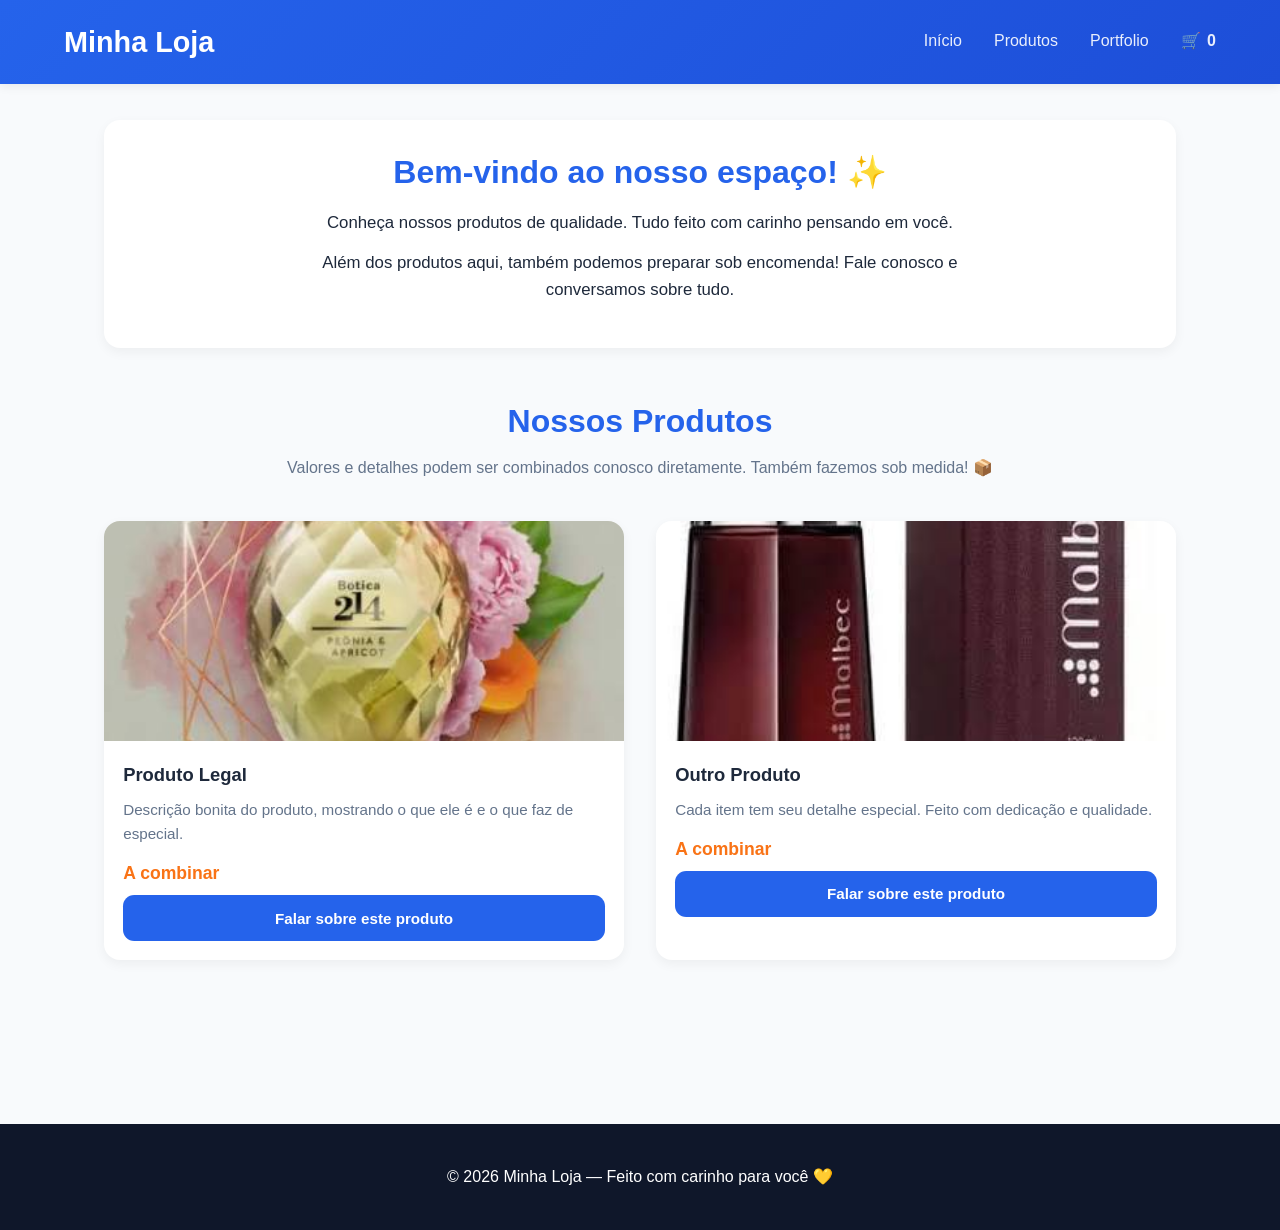
<file: index.html>
<!DOCTYPE html>
<html lang="pt-BR">
<head>
    <meta charset="UTF-8">
    <meta name="viewport" content="width=device-width, initial-scale=1.0">
    <title>Minha Loja</title>
    <link rel="stylesheet" href="css/estilo.css">
</head>
<body>
    <!-- Cabeçalho -->
    <header class="cabecalho">
        <h1 class="cabecalho__titulo">Minha Loja</h1>
        <nav class="cabecalho__menu">
            <a href="site.de.amostra.01.html" class="cabecalho__link">Início</a>
            <a href="produto.html" class="cabecalho__link">Produtos</a>
            <a href="sobre.html" class="cabecalho__link">Portfolio</a>
            <a href="#" class="cabecalho__link carrinho-icone">🛒 <span id="contador-carrinho">0</span></a>
        </nav>
    </header>

    <!-- Conteúdo principal -->
    <main class="conteudo">
        <!-- Seção de Apresentação — sem imagem -->
        <section class="destaque-loja">
            <div class="destaque-texto">
                <h2>Bem-vindo ao nosso espaço! ✨</h2>
                <p>Conheça nossos produtos de qualidade. Tudo feito com carinho pensando em você.</p>
                <p>Além dos produtos aqui, também podemos preparar sob encomenda! Fale conosco e conversamos sobre tudo.</p>
            </div>
        </section>

        <!-- Produtos -->
        <h2>Nossos Produtos</h2>
        <p class="aviso-encomenda">Valores e detalhes podem ser combinados conosco diretamente. Também fazemos sob medida! 📦</p>
        
        <div class="grade-produtos">
            <!-- Produto 1 -->
            <div class="produto-card">
                <img src="imagens/produto_1.png" alt="Peonia 214" class="produto-card__imagem">
                <h3 class="produto-card__nome">Produto Legal</h3>
                <p class="produto-card__descricao">Descrição bonita do produto, mostrando o que ele é e o que faz de especial.</p>
                <p class="produto-card__preco">A combinar</p>
                <button class="produto-card__botao" data-id="1" data-nome="Produto Legal" data-preco="0">
                    Falar sobre este produto
                </button>
            </div>

            <!-- Produto 2 -->
            <div class="produto-card">
                <img src="imagens/produto_2.png" alt="Malback" class="produto-card__imagem">
                <h3 class="produto-card__nome">Outro Produto</h3>
                <p class="produto-card__descricao">Cada item tem seu detalhe especial. Feito com dedicação e qualidade.</p>
                <p class="produto-card__preco">A combinar</p>
                <button class="produto-card__botao" data-id="2" data-nome="Outro Produto" data-preco="0">
                    Falar sobre este produto
                </button>
            </div>
        </div>
    </main>

    <!-- Rodapé -->
    <footer class="rodape">
        <p>© 2026 Minha Loja — Feito com carinho para você 💛</p>
    </footer>

    <!-- CAIXA DO CARRINHO -->
    <div class="carrinho-modal" id="carrinhoModal">
        <div class="carrinho-conteudo">
            <h3>Seus interesses 📋</h3>
            <p class="texto-ajuda">Itens que você quer conversar conosco:</p>
            <ul id="listaCarrinho"></ul>
            <p class="carrinho-total">Conversamos valores juntos!</p>
            <button id="botaoFechar" class="botao-menor">Ver mais produtos</button>
            <button id="botaoFinalizar" class="botao-menor destaque">Entrar em contato</button>
        </div>
    </div>

    <script src="js/carrinho.js"></script>
</body>
</html>
</file>
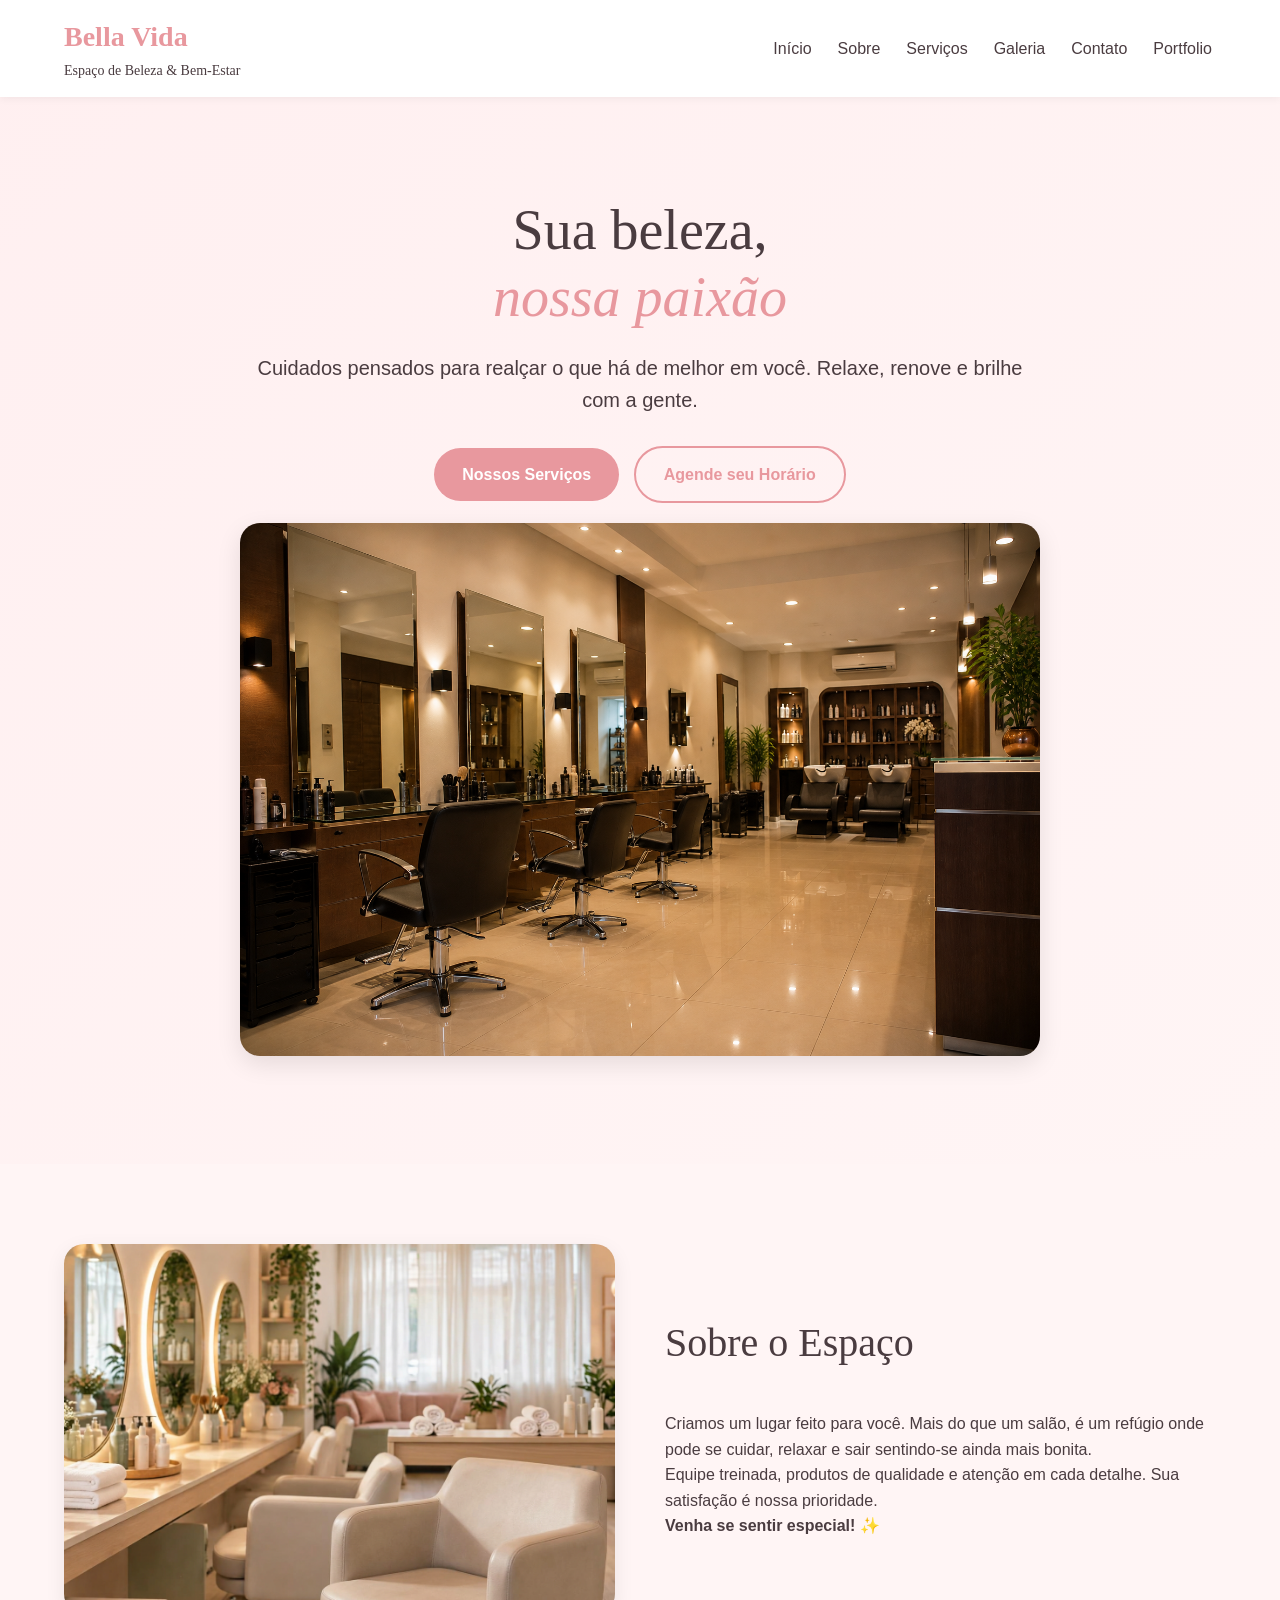
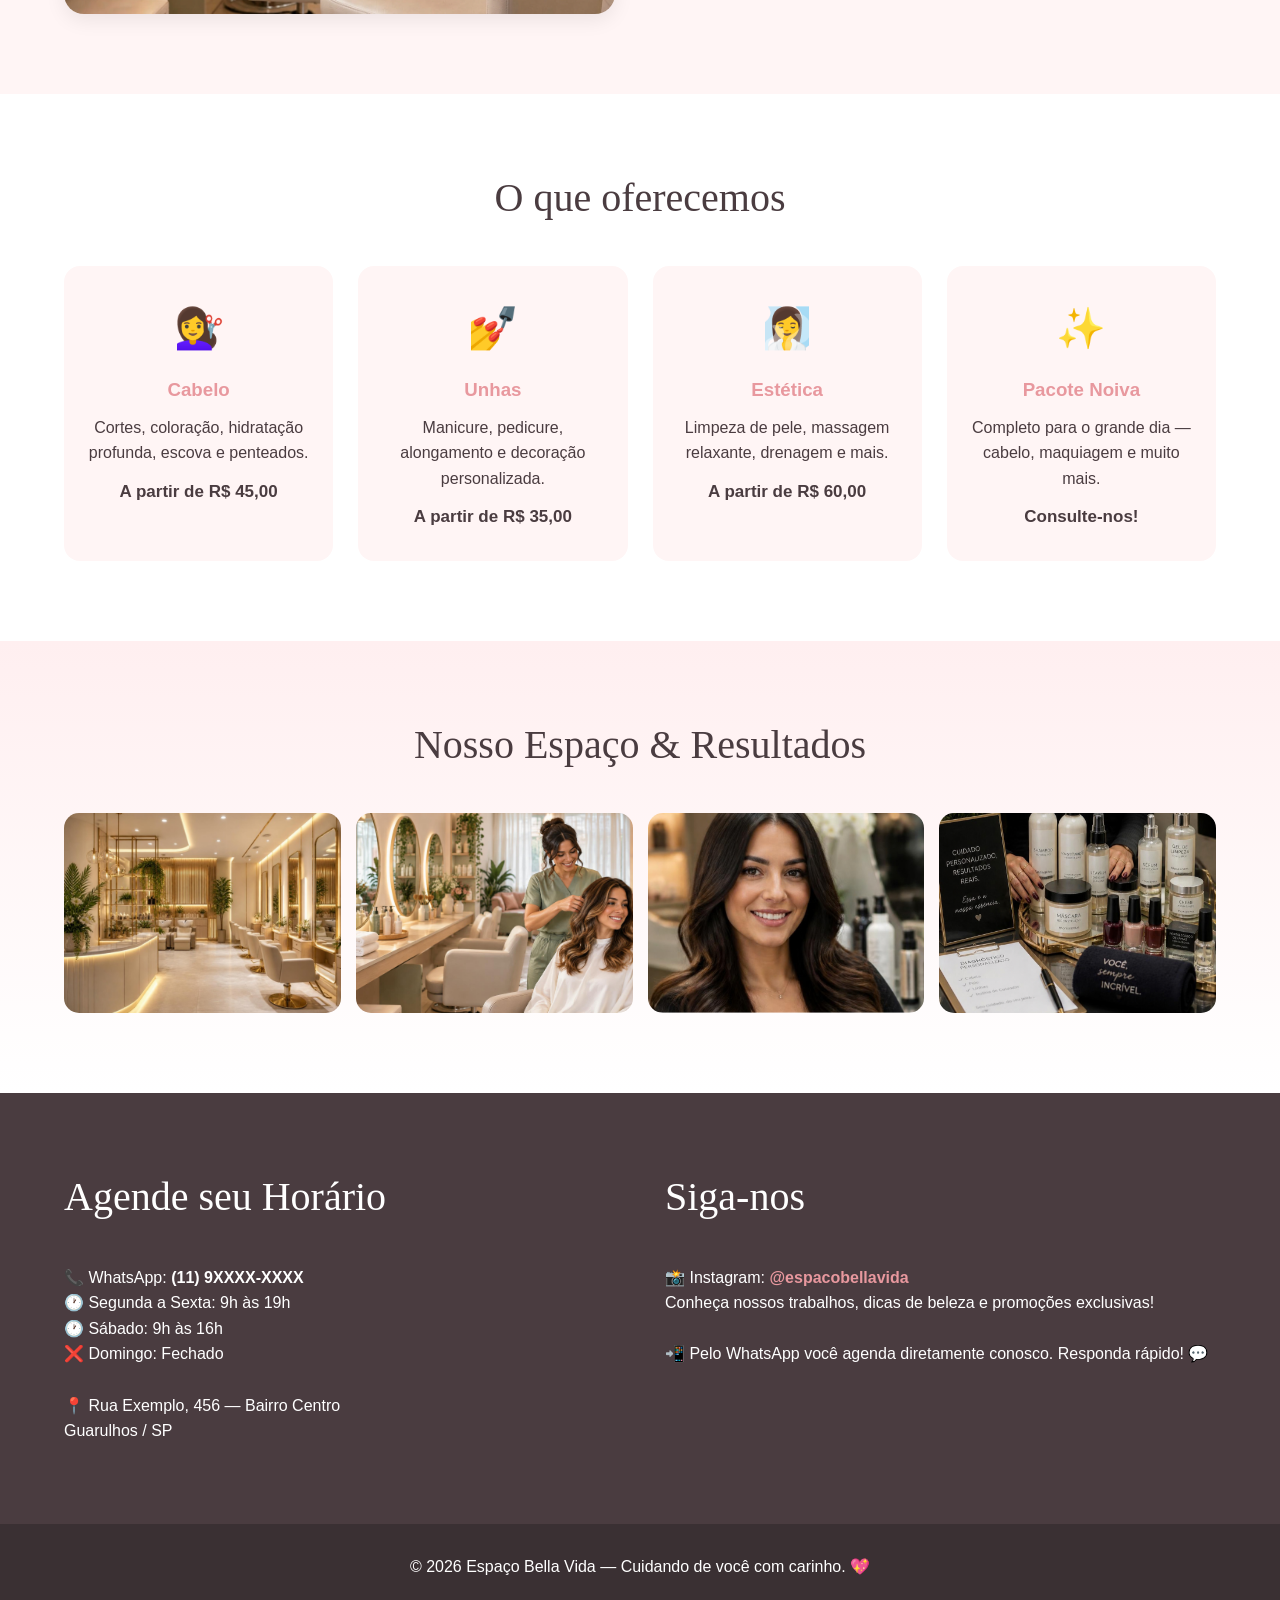
<file: espaço_bela_vida.html>
<!DOCTYPE html>
<html lang="pt-BR">
<head>
<meta charset="UTF-8">
<meta name="viewport" content="width=device-width, initial-scale=1.0, maximum-scale=5.0">
<title>Espaço Bella Vida — Beleza & Bem-Estar</title>
<meta name="description" content="Cuidados com você. Cabelo, estética, massagem e muito mais em um ambiente pensado para o seu conforto.">
<style>
:root{
  --rosa:#E8989E;
  --lilas:#B8A9C9;
  --fundo:#FFEFF0;
  --escuro:#4A3C40;
  --claro:#FFF5F5
}
*{
  margin:0;
  padding:0;
  box-sizing:border-box;
  scroll-behavior:smooth;
  -webkit-tap-highlight-color:transparent
}
body{
  font-family:'Segoe UI',sans-serif;
  background:var(--claro);
  color:var(--escuro);
  line-height:1.6;
  -webkit-font-smoothing:antialiased
}
header{
  background:white;
  box-shadow:0 2px 8px rgba(0,0,0,.05);
  padding:15px 5%;
  display:flex;
  justify-content:space-between;
  align-items:center;
  position:sticky;
  top:0;
  z-index:100
}
.logo{
  font-family:Georgia,serif;
  font-size:clamp(22px,5vw,28px);
  color:var(--rosa);
  font-weight:bold
}
.logo span{
  display:block;
  color:var(--escuro);
  font-size:14px;
  font-weight:normal
}
nav{
  display:flex;
  flex-wrap:wrap;
  gap:8px 18px;
  justify-content:center
}
nav a{
  color:var(--escuro);
  text-decoration:none;
  font-weight:500;
  padding:5px 4px;
  font-size:clamp(14px,2.5vw,16px)
}
nav a:hover{color:var(--rosa)}

/* ==========================================
   HERO — Texto ACIMA, Imagem EMBAIXO
   ========================================== */
.hero{
  min-height:100vh;
  padding:clamp(60px,8vw,100px) 5%;
  display:flex;
  flex-direction:column;
  align-items:center;
  background:linear-gradient(135deg,rgba(255,239,240,.9),rgba(255,245,245,.9));
}
.hero-conteudo{
  display:flex;
  flex-direction:column;
  align-items:center;
  text-align:center;
  width:100%;
  max-width:800px;
  margin:0 auto
}
.hero-texto h1{
  font:clamp(32px,7vw,56px) Georgia,serif;
  line-height:1.2;
  margin-bottom:20px;
  color:var(--escuro)
}
.hero-texto h1 span{color:var(--rosa);font-style:italic}
.hero-texto p{
  font-size:clamp(17px,3.5vw,20px);
  margin-bottom:30px;
  color:var(--escuro)
}
.hero-imagem{
  width:100%;
  max-width:900px;
  margin-top:20px
}
.hero-imagem img{
  width:100%;
  height:auto;
  border-radius:20px;
  box-shadow:0 8px 25px rgba(0,0,0,.1)
}

.botao{
  display:inline-block;
  background:var(--rosa);
  color:white;
  padding:14px 28px;
  border-radius:50px;
  text-decoration:none;
  font-weight:bold;
  min-height:48px;
  transition:transform .2s
}
.botao:active{transform:scale(.97)}
.botao.secundario{
  background:transparent;
  border:2px solid var(--rosa);
  color:var(--rosa);
  margin-left:10px
}
.botao.secundario:hover{background:var(--rosa);color:white}

section{padding:clamp(50px,8vw,80px) 5%}
h2{
  font:clamp(28px,5vw,40px) Georgia,serif;
  text-align:center;
  color:var(--escuro);
  margin-bottom:clamp(30px,5vw,45px)
}

.sobre{
  display:grid;
  grid-template-columns:1fr 1fr;
  gap:clamp(30px,5vw,50px);
  align-items:center
}
.sobre img{
  width:100%;
  height:auto;
  border-radius:20px;
  box-shadow:0 6px 20px rgba(0,0,0,.08)
}
.sobre-texto h2{text-align:left}

.servicos{background:white}
.servicos-lista{
  display:grid;
  grid-template-columns:repeat(auto-fit,minmax(250px,1fr));
  gap:25px
}
.servico{
  text-align:center;
  padding:30px 20px;
  border-radius:16px;
  background:var(--claro);
  transition:transform .3s
}
.servico:active{transform:scale(.98)}
.servico .icone{font-size:40px;margin-bottom:15px}
.servico h3{color:var(--rosa);margin-bottom:10px}
.valor{
  display:block;
  margin-top:12px;
  font-weight:bold;
  color:var(--escuro);
  font-size:17px
}

.galeria{background:linear-gradient(180deg,var(--fundo),white)}
.fotos{
  display:grid;
  grid-template-columns:repeat(auto-fit,minmax(200px,1fr));
  gap:15px
}
.fotos img{
  width:100%;
  height:200px;
  object-fit:cover;
  border-radius:15px;
  transition:transform .3s
}
.fotos img:hover{transform:scale(1.03)}

.contato{
  background:var(--escuro);
  color:white;
  display:grid;
  grid-template-columns:1fr 1fr;
  gap:clamp(30px,5vw,50px)
}
.contato h2{color:white;text-align:left}
.contato a{color:var(--rosa);text-decoration:none;font-weight:bold}

footer{
  background:#3A3033;
  color:white;
  text-align:center;
  padding:30px 5%
}

@media(max-width:750px){
  header{flex-direction:column;gap:10px}
  .sobre,.contato{grid-template-columns:1fr}
  .sobre-texto h2,.contato h2{text-align:center}
  .botao{display:block;text-align:center;margin:8px 0}
}
</style>
</head>
<body>

<header>
  <div class="logo">Bella Vida <span>Espaço de Beleza & Bem-Estar</span></div>
  <nav>
    <a href="#inicio">Início</a>
    <a href="#sobre">Sobre</a>
    <a href="#servicos">Serviços</a>
    <a href="#galeria">Galeria</a>
    <a href="#contato">Contato</a>
    <a href="sobre.html" class="cabecalho__link">Portfolio</a>
  </nav>
</header>

<main>
  <!-- SEÇÃO INÍCIO — Texto EM CIMA, Imagem EMBAIXO -->
  <section class="hero" id="inicio">
    <div class="hero-conteudo">
      <div class="hero-texto">
        <h1>Sua beleza,<br><span>nossa paixão</span></h1>
        <p>Cuidados pensados para realçar o que há de melhor em você. Relaxe, renove e brilhe com a gente.</p>
        <a class="botao" href="#servicos">Nossos Serviços</a>
        <a class="botao secundario" href="#contato">Agende seu Horário</a>
      </div>
      <div class="hero-imagem">
        <img src="imagens/salao_bela_vida.png" alt="Ambiente e atendimento Espaço Bella Vida">
      </div>
    </div>
  </section>

  <!-- SOBRE NÓS -->
  <section class="sobre" id="sobre">
    <img src="imagens/espaco_acolhedor_sem_pessoas.png" alt="Ambiente acolhedor do Espaço Bella Vida">
    <div class="sobre-texto">
      <h2>Sobre o Espaço</h2>
      <p>Criamos um lugar feito para você. Mais do que um salão, é um refúgio onde pode se cuidar, relaxar e sair sentindo-se ainda mais bonita.</p>
      <p>Equipe treinada, produtos de qualidade e atenção em cada detalhe. Sua satisfação é nossa prioridade.</p>
      <p><strong>Venha se sentir especial! ✨</strong></p>
    </div>
  </section>

  <!-- SERVIÇOS -->
  <section class="servicos" id="servicos">
    <h2>O que oferecemos</h2>
    <div class="servicos-lista">
      <div class="servico">
        <div class="icone">💇‍♀️</div>
        <h3>Cabelo</h3>
        <p>Cortes, coloração, hidratação profunda, escova e penteados.</p>
        <span class="valor">A partir de R$ 45,00</span>
      </div>
      <div class="servico">
        <div class="icone">💅</div>
        <h3>Unhas</h3>
        <p>Manicure, pedicure, alongamento e decoração personalizada.</p>
        <span class="valor">A partir de R$ 35,00</span>
      </div>
      <div class="servico">
        <div class="icone">🧖‍♀️</div>
        <h3>Estética</h3>
        <p>Limpeza de pele, massagem relaxante, drenagem e mais.</p>
        <span class="valor">A partir de R$ 60,00</span>
      </div>
      <div class="servico">
        <div class="icone">✨</div>
        <h3>Pacote Noiva</h3>
        <p>Completo para o grande dia — cabelo, maquiagem e muito mais.</p>
        <span class="valor">Consulte-nos!</span>
      </div>
    </div>
  </section>

  <!-- GALERIA -->
  <section class="galeria" id="galeria">
    <h2>Nosso Espaço & Resultados</h2>
    <div class="fotos">
      <img src="imagens/Interior do Espaço Bela Vida.png" alt="Ambiente interno">
      <img src="imagens/espaco_acolhedor.png" alt="Atendimento personalizado">
      <img src="imagens/Mulher no salão (2).png" alt="Resultado penteado">
      <img src="imagens/Mulher no salão (3).png" alt="Produtos e cuidados">
    </div>
  </section>

  <!-- CONTATO -->
  <section class="contato" id="contato">
    <div>
      <h2>Agende seu Horário</h2>
      <p>📞 WhatsApp: <strong>(11) 9XXXX-XXXX</strong></p>
      <p>🕐 Segunda a Sexta: 9h às 19h</p>
      <p>🕐 Sábado: 9h às 16h</p>
      <p>❌ Domingo: Fechado</p>
      <br>
      <p>📍 Rua Exemplo, 456 — Bairro Centro<br>Guarulhos / SP</p>
    </div>
    <div>
      <h2>Siga-nos</h2>
      <p>📸 Instagram: <a href="#">@espacobellavida</a></p>
      <p>Conheça nossos trabalhos, dicas de beleza e promoções exclusivas!</p>
      <br>
      <p>📲 Pelo WhatsApp você agenda diretamente conosco. Responda rápido! 💬</p>
    </div>
  </section>
</main>

<footer>
  © 2026 Espaço Bella Vida — Cuidando de você com carinho. 💖
</footer>

</body>
</html>
</file>
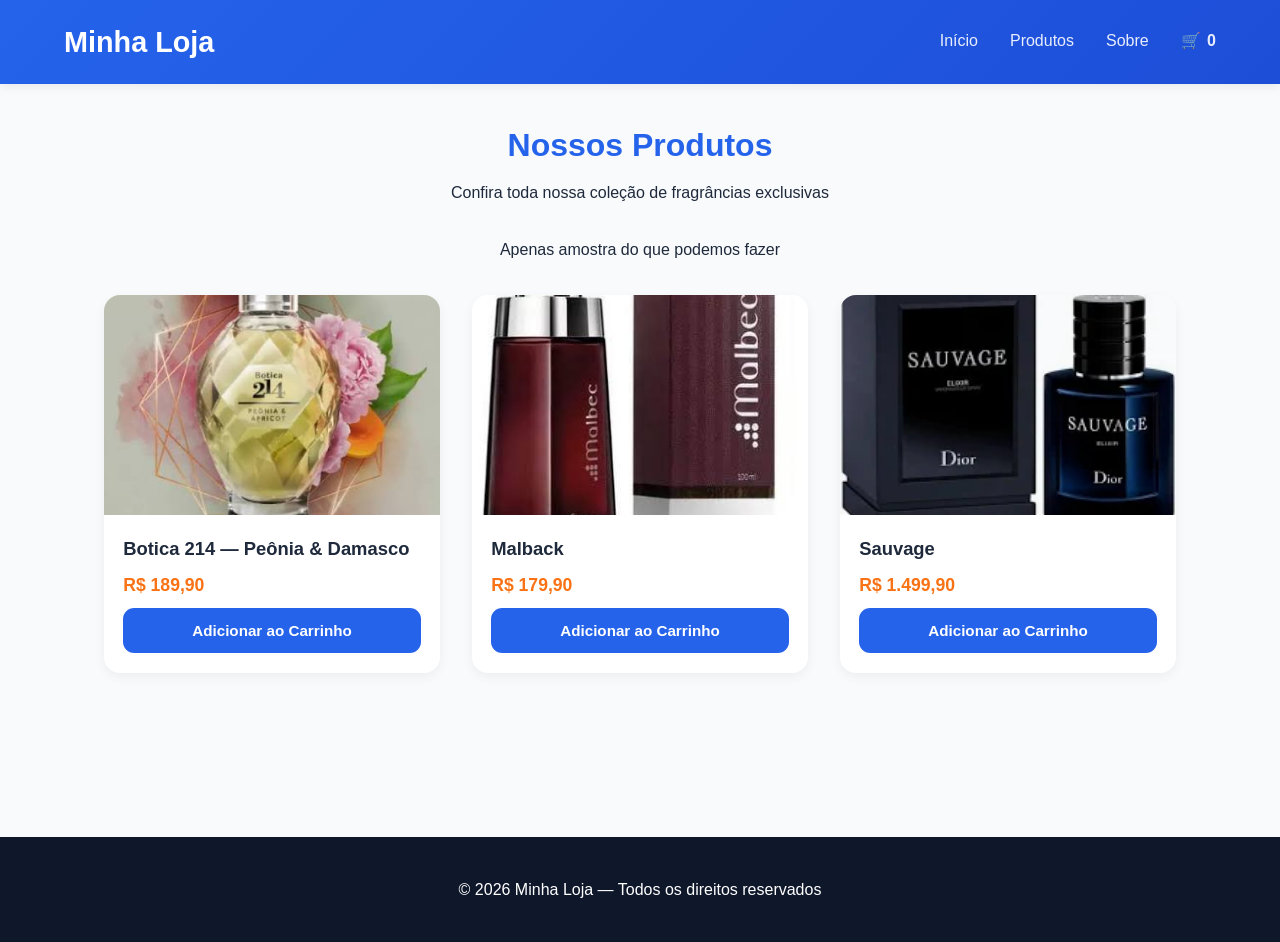
<file: produto.html>
<!DOCTYPE html>
<html lang="pt-BR">
<head>
    <meta charset="UTF-8">
    <meta name="viewport" content="width=device-width, initial-scale=1.0">
    <title>Produtos</title>
    <!-- ✅ Mesmo estilo → fica igual à página inicial -->
    <link rel="stylesheet" href="css/estilo.css">
</head>
<body>

    <!-- Cabeçalho IGUAL ao da página inicial -->
    <header class="cabecalho">
        <h1 class="cabecalho__titulo">Minha Loja</h1>
        <nav class="cabecalho__menu">
            <!-- ✅ Link corrigido: leva de volta pra página inicial -->
            <a href="site.de.amostra.01.html" class="cabecalho__link">Início</a>
            <a href="produtos.html" class="cabecalho__link">Produtos</a>
            <a href="sobre.html" class="cabecalho__link">Sobre</a>
            <a href="#" class="cabecalho__link carrinho-icone">🛒 <span id="contador-carrinho">0</span></a>
        </nav>
    </header>

    <!-- Conteúdo ESPECÍFICO da página -->
    <main class="conteudo">
        <h2>Nossos Produtos</h2>
        <p style="text-align:center; margin-bottom:2rem;">Confira toda nossa coleção de fragrâncias exclusivas</p>
        <p style="text-align:center; margin-bottom:2rem;">Apenas amostra do que podemos fazer</p>

        <!-- Grade de produtos → se ajusta sozinha em qualquer tela -->
        <div class="grade-produtos">

            <!-- Produto 1 -->
            <div class="produto-card">
                <img src="imagens/produto_1.png" alt="Botica 214 Peônia e Damasco" class="produto-card__imagem">
                <h3 class="produto-card__nome">Botica 214 — Peônia & Damasco</h3>
                <p class="produto-card__preco">R$ 189,90</p>
                <button class="produto-card__botao" data-id="1" data-nome="Botica 214 Peônia & Damasco" data-preco="189.90">
                    Adicionar ao Carrinho
                </button>
            </div>

            <!-- Produto 2 → duplique e altere os dados -->
            <div class="produto-card">
                <img src="imagens/produto_2.png" alt="Nome do perfume" class="produto-card__imagem">
                <h3 class="produto-card__nome">Malback</h3>
                <p class="produto-card__preco">R$ 179,90</p>
                <button class="produto-card__botao" data-id="2" data-nome="Malback" data-preco="179.90">
                    Adicionar ao Carrinho
                </button>
            </div>

            <!-- Produto 3 → adicione quantos quiser! -->
            <div class="produto-card">
                <img src="imagens/produto_4.png" alt="Nome do perfume" class="produto-card__imagem">
                <h3 class="produto-card__nome">Sauvage</h3>
                <p class="produto-card__preco">R$ 1.499,90</p>
                <button class="produto-card__botao" data-id="4" data-nome="Sauvage" data-preco="1499.90">
                    Adicionar ao Carrinho
                </button>
            </div>

        </div>
    </main>

    <!-- Caixa do Carrinho → IGUAL à página inicial -->
    <div class="carrinho-modal" id="carrinhoModal">
        <div class="carrinho-conteudo">
            <h3>Seu Carrinho 🛒</h3>
            <ul id="listaCarrinho"></ul>
            <p class="carrinho-total">Total: R$ <span id="valorTotal">0,00</span></p>
            <button id="botaoFechar" class="botao-menor">Continuar Comprando</button>
            <button id="botaoFinalizar" class="botao-menor destaque">Finalizar Compra</button>
        </div>
    </div>

    <!-- Rodapé -->
    <footer class="rodape">
        <p>© 2026 Minha Loja — Todos os direitos reservados</p>
    </footer>

    <!-- ✅ Mesmo JS → o carrinho funciona nas DUAS páginas! -->
    <script src="js/carrinho.js"></script>
</body>
</html>
</file>
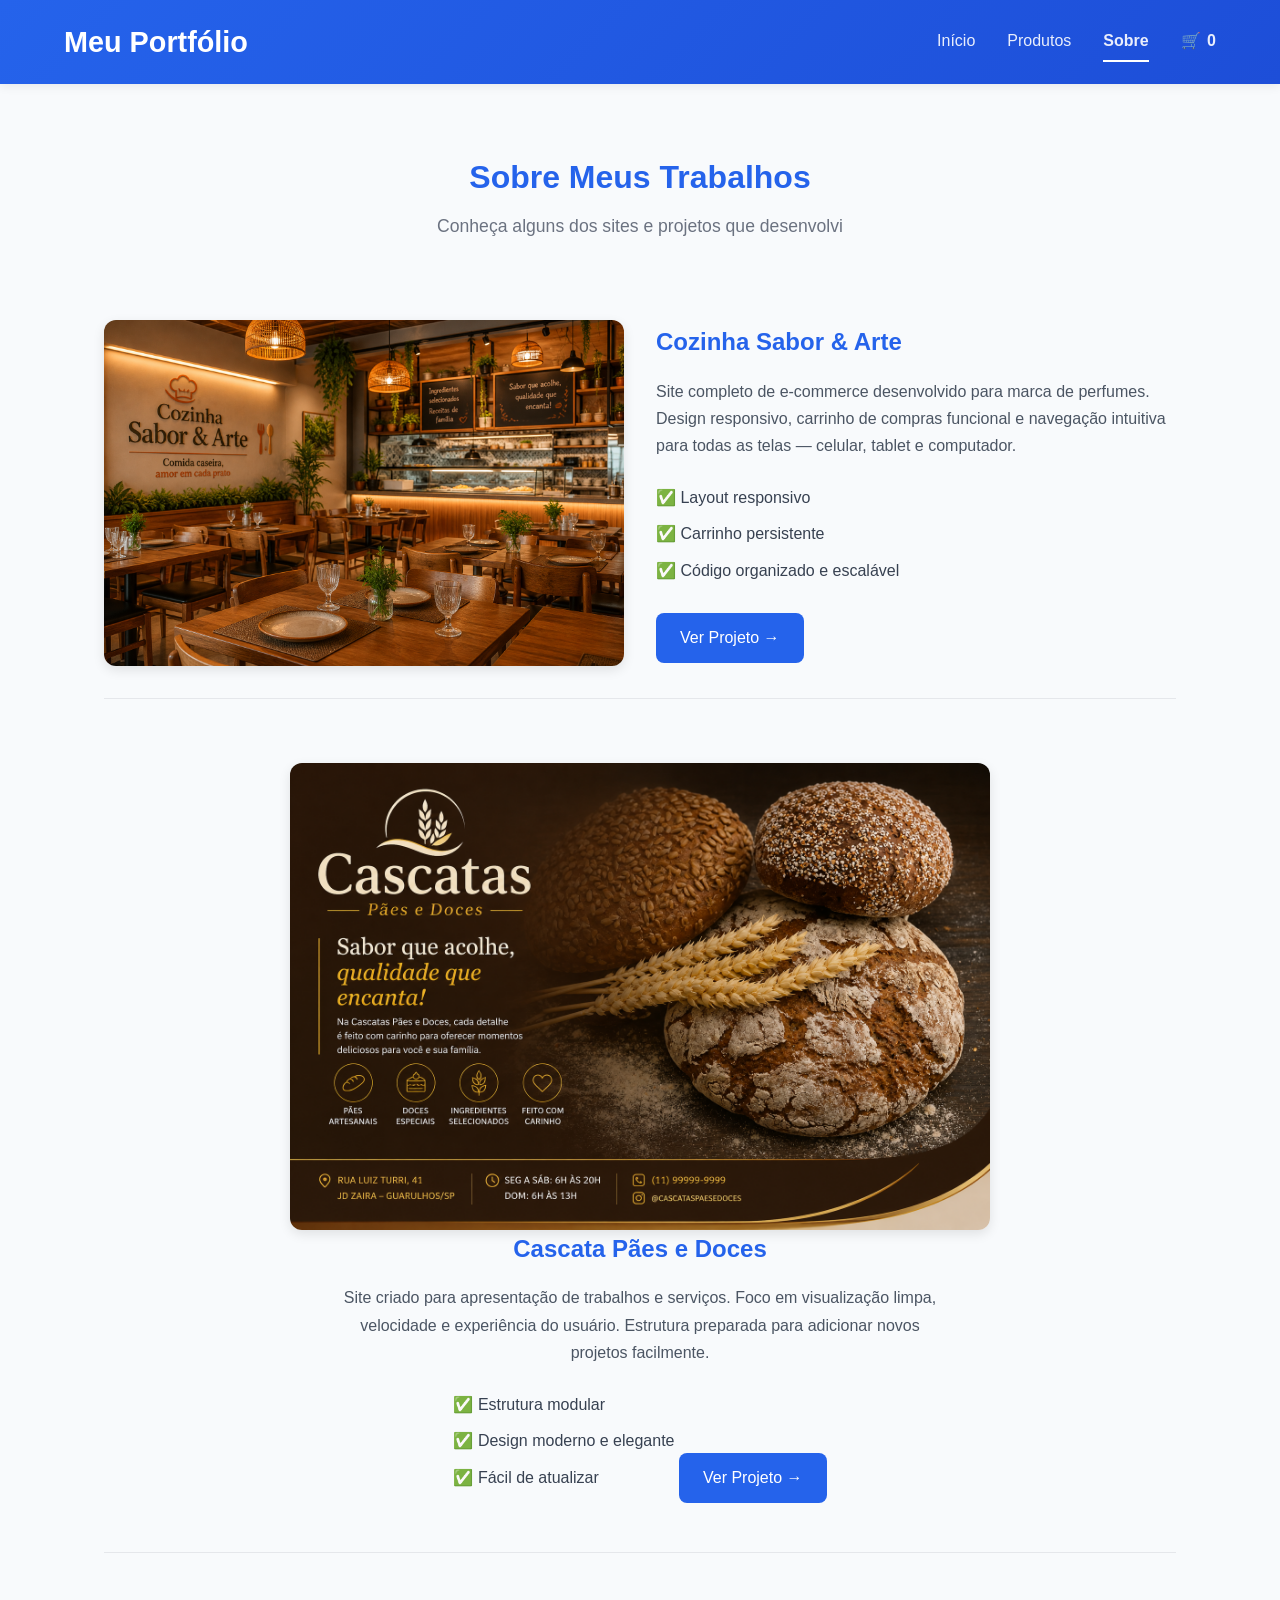
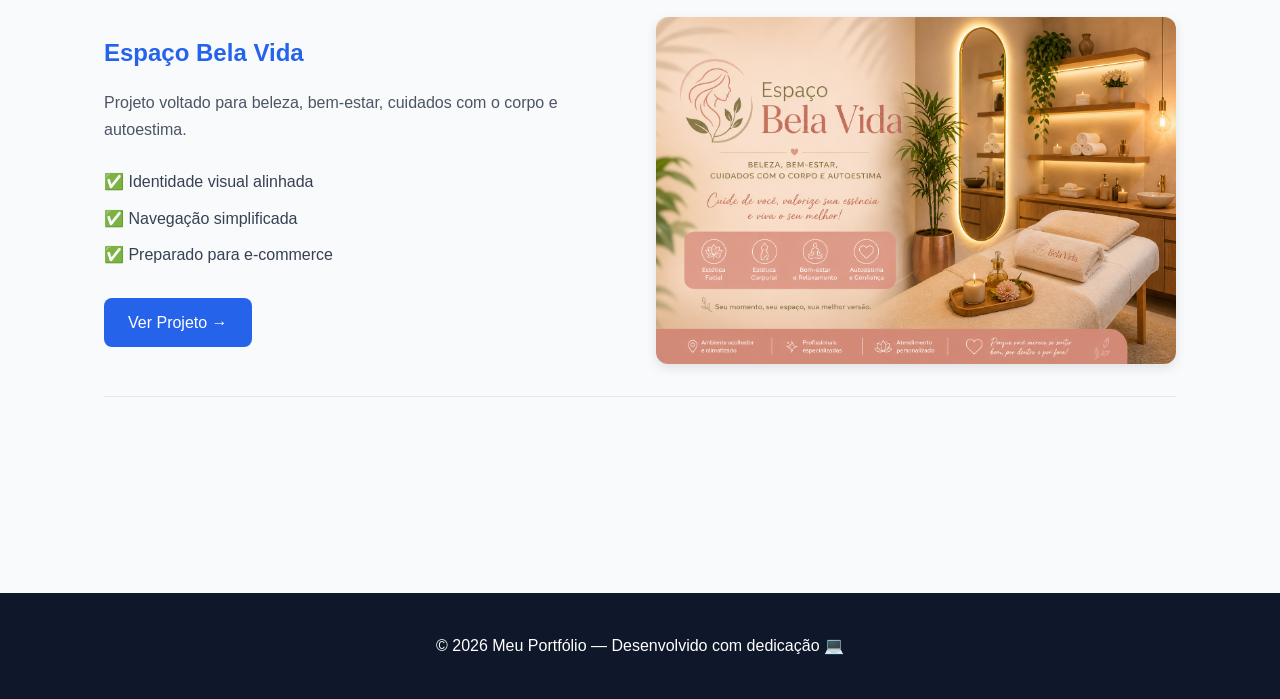
<file: sobre.html>
<!DOCTYPE html>
<html lang="pt-BR">
<head>
    <meta charset="UTF-8">
    <meta name="viewport" content="width=device-width, initial-scale=1.0">
    <title>Sobre</title>
    <link rel="stylesheet" href="css/estilo.css">
    <!-- Estilo ESPECIAL desta página -->
    <link rel="stylesheet" href="css/sobre.css">
</head>
<body>

    <!-- Cabeçalho IGUAL às outras páginas -->
    <header class="cabecalho">
        <h1 class="cabecalho__titulo">Meu Portfólio</h1>
        <nav class="cabecalho__menu">
            <a href="site.de.amostra.01.html" class="cabecalho__link">Início</a>
            <a href="produtos.html" class="cabecalho__link">Produtos</a>
            <a href="sobre.html" class="cabecalho__link ativo">Sobre</a>
            <a href="#" class="cabecalho__link carrinho-icone">🛒 <span id="contador-carrinho">0</span></a>
        </nav>
    </header>

    <main class="conteudo">
        <h2 class="titulo-pagina">Sobre Meus Trabalhos</h2>
        <p class="subtitulo">Conheça alguns dos sites e projetos que desenvolvi</p>

        <!-- ==========================================
             BLOCO 1 → Imagem ESQUERDA | Texto DIREITA
             ========================================== -->
        <section class="projeto-projetos projeto-esq-dir">
            <div class="projeto-imagem">
                <img src="imagens/cozinha_sabor_e_art_portifolio.png" alt="Cozinha Sabor & Arte">
            </div>
            <div class="projeto-texto">
                <h3>Cozinha Sabor & Arte</h3>
                <p>Site completo de e-commerce desenvolvido para marca de perfumes. Design responsivo, carrinho de compras funcional e navegação intuitiva para todas as telas — celular, tablet e computador.</p>
                <ul class="recursos-lista">
                    <li>✅ Layout responsivo</li>
                    <li>✅ Carrinho persistente</li>
                    <li>✅ Código organizado e escalável</li>
                </ul>
                <a href="cozinha_sabor_&_arte.html" class="botao-ver">Ver Projeto →</a>
            </div>
        </section>

        <!-- ==========================================
             BLOCO 2 → Tudo CENTRALIZADO
             ========================================== -->
        <section class="projeto-projetos projeto-centro">
            <div class="projeto-conteudo-centro">
                <div class="projeto-imagem">
                    <img src="imagens/castata_paes_e_doces_portifolio.png" alt="Cascata Pães e Doces">
                </div>
                <div class="projeto-texto">
                    <h3>Cascata Pães e Doces</h3>
                    <p>Site criado para apresentação de trabalhos e serviços. Foco em visualização limpa, velocidade e experiência do usuário. Estrutura preparada para adicionar novos projetos facilmente.</p>
                    <ul class="recursos-lista">
                        <li>✅ Estrutura modular</li>
                        <li>✅ Design moderno e elegante</li>
                        <li>✅ Fácil de atualizar</li>
                    </ul>
                    <a href="Cascata Pães e Doces.html" class="botao-ver">Ver Projeto →</a>
                </div>
            </div>
        </section>

        <!-- ==========================================
             BLOCO 3 → Texto ESQUERDA | Imagem DIREITA
             ========================================== -->
        <section class="projeto-projetos projeto-dir-esq">
            <div class="projeto-texto">
                <h3>Espaço Bela Vida</h3>
                <p>Projeto voltado para beleza, bem-estar, cuidados com o corpo e autoestima.</p>
                <ul class="recursos-lista">
                    <li>✅ Identidade visual alinhada</li>
                    <li>✅ Navegação simplificada</li>
                    <li>✅ Preparado para e-commerce</li>
                </ul>
                <a href="espaço_bela_vida.html" class="botao-ver">Ver Projeto →</a>
            </div>
            <div class="projeto-imagem">
                <img src="imagens/espaço_bela_vida_portifolio.png" alt="Loja de Produtos Naturais — Projeto 3">
            </div>
        </section>

    </main>

    <!-- Caixa do Carrinho -->
    <div class="carrinho-modal" id="carrinhoModal">
        <div class="carrinho-conteudo">
            <h3>Seu Carrinho 🛒</h3>
            <ul id="listaCarrinho"></ul>
            <p class="carrinho-total">Total: R$ <span id="valorTotal">0,00</span></p>
            <button id="botaoFechar" class="botao-menor">Continuar Comprando</button>
            <button id="botaoFinalizar" class="botao-menor destaque">Finalizar Compra</button>
        </div>
    </div>

    <footer class="rodape">
        <p>© 2026 Meu Portfólio — Desenvolvido com dedicação 💻</p>
    </footer>

    <script src="js/carrinho.js"></script>
</body>
</html>
</file>
<file: css/estilo.css>
:root {
  --cor-principal: #2563eb;
  --cor-secundaria: #f97316;
  --cor-fundo: #f8fafc;
  --cor-fundo-card: #ffffff;
  --cor-texto: #1e293b;
  --cor-texto-claro: #64748b;
  --sombra-leve: 0 4px 12px rgba(0,0,0,0.05);
  --sombra-destaque: 0 8px 24px rgba(37,99,235,0.12);
  --raio-borda: 1rem;
  --espaco: 1.5rem;
}

* {
  margin: 0;
  padding: 0;
  box-sizing: border-box;
}

body {
  font-family: 'Segoe UI', Roboto, sans-serif;
  color: var(--cor-texto);
  line-height: 1.6;
  background: var(--cor-fundo);
}

img {
  max-width: 100%;
  height: auto;
  display: block;
}

/* ==========================================
   CABEÇALHO
   ========================================== */
.cabecalho {
  background: linear-gradient(135deg, var(--cor-principal), #1d4ed8);
  color: white;
  padding: calc(var(--espaco) * 0.8) 5%;
  box-shadow: 0 2px 10px rgba(0,0,0,0.08);
  position: sticky;
  top: 0;
  z-index: 100;
}

.cabecalho__titulo {
  font-size: clamp(1.3rem, 4vw, 1.8rem);
  margin-bottom: 0.5rem;
  font-weight: 700;
}

.cabecalho__menu {
  display: flex;
  gap: 1rem 2rem;
  justify-content: center;
  flex-wrap: wrap;
}

.cabecalho__link {
  color: rgba(255,255,255,0.9);
  text-decoration: none;
  font-weight: 500;
  padding: 0.4rem 0;
  border-bottom: 2px solid transparent;
  transition: all 0.25s;
}

.cabecalho__link:hover,
.cabecalho__link:focus {
  color: white;
  border-bottom-color: var(--cor-secundaria);
}

.carrinho-icone {
  font-weight: 600;
  display: flex;
  align-items: center;
  gap: 0.4rem;
}

/* ==========================================
   CONTEÚDO
   ========================================== */
.conteudo {
  max-width: 1200px;
  margin: 0 auto;
  padding: calc(var(--espaco) * 1.5) 5%;
}

/* Apresentação — sem imagem, centralizado e bonito */
.destaque-loja {
  text-align: center;
  padding: 2rem 1.5rem;
  background: white;
  border-radius: var(--raio-borda);
  box-shadow: var(--sombra-leve);
  margin-bottom: 3rem;
}

.destaque-texto h2 {
  font-size: clamp(1.5rem, 4vw, 2rem);
  margin-bottom: 1rem;
  color: var(--cor-principal);
  line-height: 1.3;
}

.destaque-texto p {
  margin-bottom: 0.8rem;
  font-size: 1.05rem;
  max-width: 700px;
  margin-left: auto;
  margin-right: auto;
}

.conteudo > h2 {
  text-align: center;
  font-size: clamp(1.4rem, 4vw, 2rem);
  margin-bottom: 0.5rem;
  color: var(--cor-principal);
}

.aviso-encomenda {
  text-align: center;
  color: var(--cor-texto-claro);
  margin-bottom: 2.5rem;
  font-size: 1rem;
}

/* ==========================================
   GRADE DE PRODUTOS
   ========================================== */
.grade-produtos {
  display: grid;
  grid-template-columns: repeat(auto-fit, minmax(280px, 1fr));
  gap: 2rem;
}

/* ==========================================
   CARD DE PRODUTO
   ========================================== */
.produto-card {
  background: var(--cor-fundo-card);
  border-radius: var(--raio-borda);
  overflow: hidden;
  box-shadow: var(--sombra-leve);
  transition: transform 0.3s, box-shadow 0.3s;
}

.produto-card:hover {
  transform: translateY(-6px);
  box-shadow: var(--sombra-destaque);
}

.produto-card__imagem {
  width: 100%;
  height: 220px;
  object-fit: cover;
}

.produto-card__nome {
  padding: 1.2rem 1.2rem 0.5rem;
  font-size: 1.15rem;
  color: var(--cor-texto);
}

.produto-card__descricao {
  padding: 0 1.2rem;
  color: var(--cor-texto-claro);
  font-size: 0.95rem;
  margin-bottom: 0.8rem;
}

.produto-card__preco {
  padding: 0 1.2rem 0.5rem;
  font-weight: 700;
  font-size: 1.1rem;
  color: var(--cor-secundaria);
}

.produto-card__botao {
  width: calc(100% - 2.4rem);
  margin: 0 1.2rem 1.2rem;
  padding: 0.9rem;
  background: var(--cor-principal);
  color: white;
  border: none;
  border-radius: 0.7rem;
  font-size: 0.95rem;
  font-weight: 600;
  cursor: pointer;
  transition: background 0.25s, transform 0.2s;
}

.produto-card__botao:hover {
  background: #1d4ed8;
  transform: scale(1.02);
}

/* ==========================================
   RODAPÉ
   ========================================== */
.rodape {
  background: #0f172a;
  color: white;
  text-align: center;
  padding: 2.5rem 5%;
  margin-top: 8rem;
}

/* ==========================================
   CAIXA MODAL
   ========================================== */
.carrinho-modal {
  position: fixed;
  inset: 0;
  background: rgba(15,23,42,0.65);
  display: none;
  justify-content: center;
  align-items: center;
  z-index: 9999;
  padding: 1rem;
}

.carrinho-modal.aberto {
  display: flex;
}

.carrinho-conteudo {
  background: white;
  padding: 2rem;
  border-radius: var(--raio-borda);
  max-width: 520px;
  width: 100%;
  max-height: 85vh;
  overflow-y: auto;
  box-shadow: 0 10px 40px rgba(0,0,0,0.2);
}

.carrinho-conteudo h3 {
  text-align: center;
  font-size: 1.4rem;
  margin-bottom: 0.5rem;
  color: var(--cor-principal);
}

.texto-ajuda {
  text-align: center;
  color: var(--cor-texto-claro);
  margin-bottom: 1.2rem;
  font-size: 0.95rem;
}

.carrinho-conteudo ul {
  list-style: none;
  margin-bottom: 1rem;
}

.carrinho-conteudo li {
  padding: 0.8rem 0;
  border-bottom: 1px solid #e2e8f0;
  display: flex;
  justify-content: space-between;
  align-items: center;
}

.carrinho-total {
  font-size: 1.1rem;
  font-weight: 700;
  text-align: right;
  margin: 1rem 0 1.5rem;
  color: var(--cor-secundaria);
}

.botao-menor {
  padding: 0.85rem 1.2rem;
  border: none;
  border-radius: 0.6rem;
  cursor: pointer;
  font-size: 0.95rem;
  font-weight: 600;
  margin: 0.4rem;
  transition: all 0.2s;
}

.botao-menor:hover {
  transform: translateY(-2px);
}

.destaque {
  background: var(--cor-secundaria);
  color: white;
}

/* ==========================================
   RESPONSIVO
   ========================================== */
@media (min-width: 769px) {
  .cabecalho {
    display: flex;
    justify-content: space-between;
    align-items: center;
  }

  .cabecalho__titulo {
    margin-bottom: 0;
  }
}
</file>
<file: css/sobre.css>
/* ==========================================
   PÁGINA SOBRE — Estilo Exclusivo
   ========================================== */

/* Título da página */
.titulo-pagina {
  text-align: center;
  font-size: clamp(1.5rem, 5vw, 2.5rem);
  margin: 2rem 0 0.5rem;
  color: var(--cor-texto);
}

.subtitulo {
  text-align: center;
  color: #6b7280;
  margin-bottom: 3rem;
  font-size: 1.1rem;
}

/* ==========================================
   BLOCO PADRÃO — Cada seção de projeto
   ========================================== */
.projeto-projetos {
  display: grid;
  gap: 2rem;
  padding: 2rem 0;
  border-bottom: 1px solid #e5e7eb;
  margin-bottom: 2rem;
  align-items: center;
}

/* Imagem */
.projeto-imagem img {
  width: 100%;
  height: auto;
  border-radius: 0.75rem;
  box-shadow: 0 4px 12px rgba(0,0,0,0.1);
  transition: transform 0.3s ease;
}

.projeto-imagem img:hover {
  transform: scale(1.02);
}

/* Texto */
.projeto-texto h3 {
  font-size: 1.5rem;
  margin-bottom: 1rem;
  color: var(--cor-principal);
}

.projeto-texto p {
  line-height: 1.7;
  margin-bottom: 1.25rem;
  color: #4b5563;
}

/* Lista de recursos */
.recursos-lista {
  list-style: none;
  margin-bottom: 1.5rem;
}

.recursos-lista li {
  padding: 0.35rem 0;
  color: #374151;
}

/* Botão de ver projeto */
.botao-ver {
  display: inline-block;
  padding: 0.75rem 1.5rem;
  background: var(--cor-principal);
  color: white;
  text-decoration: none;
  border-radius: 0.5rem;
  font-weight: 500;
  transition: background 0.3s ease;
}

.botao-ver:hover {
  background: #1d4ed8;
}

/* ==========================================
   LAYOUT 1 → Esquerda imagem, direita texto
   ========================================== */
.projeto-esq-dir {
  grid-template-columns: 1fr 1fr;
}

/* ==========================================
   LAYOUT 2 → Centralizado
   ========================================== */
.projeto-centro {
  justify-content: center;
  text-align: center;
}

.projeto-centro .projeto-conteudo-centro {
  max-width: 700px;
  margin: 0 auto;
  display: flex;
  flex-direction: column;
  align-items: center;
}

.projeto-centro .projeto-texto {
  max-width: 600px;
}

.projeto-centro .recursos-lista {
  display: inline-block;
  text-align: left;
}

/* ==========================================
   LAYOUT 3 → Direita imagem, esquerda texto
   ========================================== */
.projeto-dir-esq {
  grid-template-columns: 1fr 1fr;
}

/* ==========================================
   RESPONSIVO — Ajusta para celular
   ========================================== */
@media (max-width: 48rem) {
  .projeto-esq-dir,
  .projeto-dir-esq {
    grid-template-columns: 1fr; /* empilha tudo */
  }

  /* No celular, inverte a ordem do bloco 3 para texto primeiro */
  .projeto-dir-esq {
    direction: rtl;
  }
  .projeto-dir-esq > * {
    direction: ltr;
  }
}

/* Marca a página ativa no menu */
.cabecalho__link.ativo {
  border-bottom: 2px solid white;
  font-weight: bold;
}
</file>
